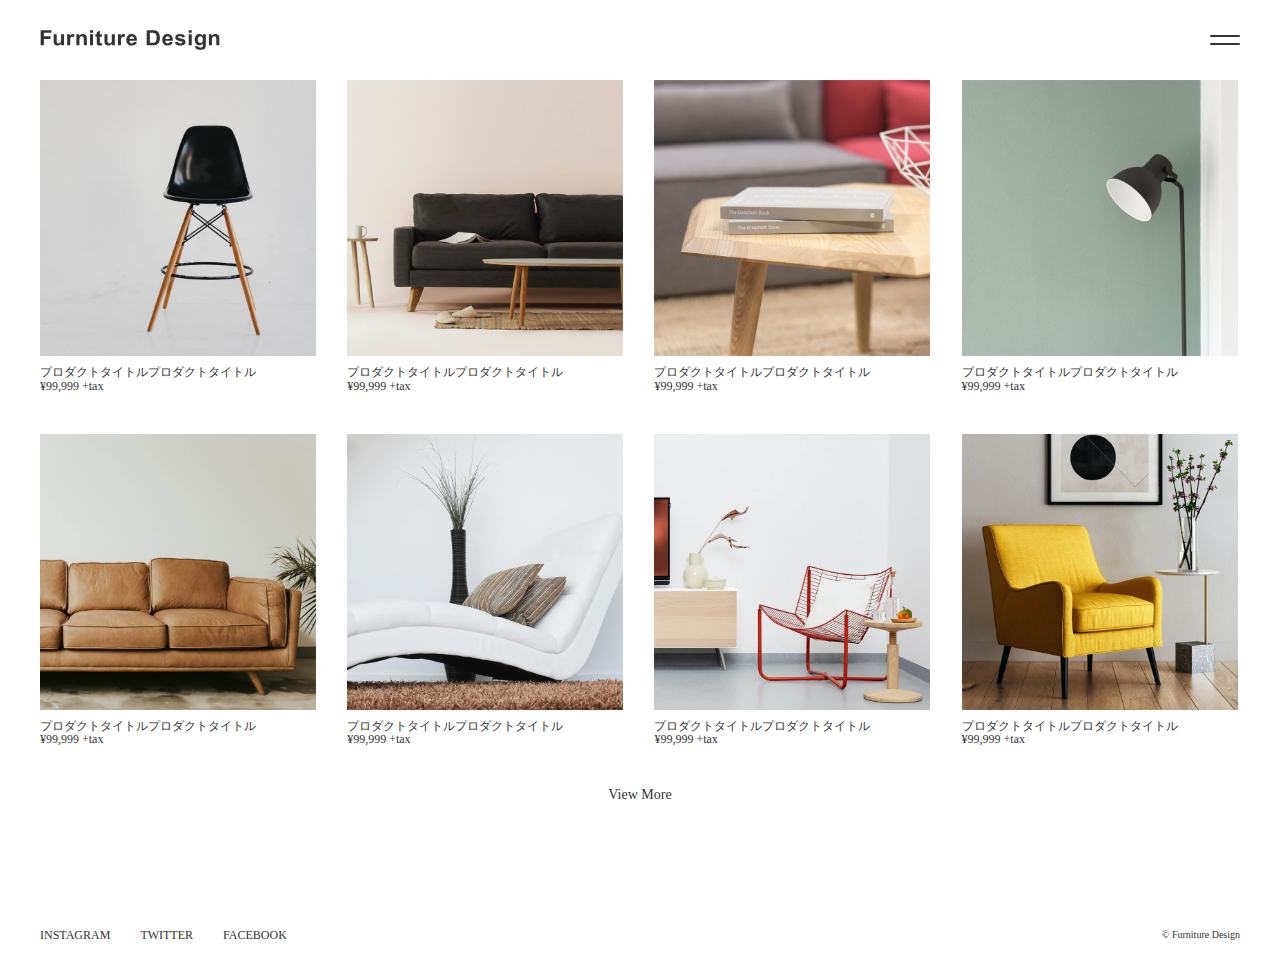
<file: index.html>
<!DOCTYPE html>
<html lang="ja">
<head>
  <meta charset="UTF-8">
  <meta http-equiv="X-UA-Compatible" content="IE=edge">
  <meta name="viewport" content="width=device-width, initial-scale=1.0">
  <title>Products | Furniture Design</title>
  <link rel="stylesheet" href="css/reset.css">
  <link rel="stylesheet" href="css/styles.css">
</head>

  <body>

    <!-- ---------------------------------
    ヘッダー
    --------------------------------- -->
    <header id="header" class="wrapper">
      <h1 class="site-title">
        <a href="index.html">
          <img src="img/logo.svg" alt="Furniture Design">
        </a>
      </h1>

      <nav id="navi">
        <ul class="nav-menu">
          <li><a href="products.html">PRODUCTS</a></li>
          <li><a href="about.html">ABOUT</a></li>
          <li><a href="company.html">COMPANY</a></li>
          <li><a href="mailto:xxxxx@xxx.xxx.com?subject=お問い合わせ">CONTACT</a></li>
        </ul>
      </nav>

      <div class="toggle_btn">
        <span></span>
        <span></span>
      </div>

      <div id="mask"></div>
    </header>
<!--     
    ---------------------------------
    メイン
    --------------------------------- -->
    <main>
      <div id="top" class="wrapper">
        <ul class="product-list">
          <li>
            <a href="">
              <img src="img/item1.jpg">
              <p>プロダクトタイトルプロダクトタイトル</p>
              <p>&yen;99,999 +tax</p>
            </a>
          </li>
          <li>
            <a href="">
              <img src="img/item2.jpg">
              <p>プロダクトタイトルプロダクトタイトル</p>
              <p>&yen;99,999 +tax</p>
            </a>
          </li>
          <li>
            <a href="">
              <img src="img/item3.jpg">
              <p>プロダクトタイトルプロダクトタイトル</p>
              <p>&yen;99,999 +tax</p>
            </a>
          </li>
          <li>
            <a href="">
              <img src="img/item4.jpg">
              <p>プロダクトタイトルプロダクトタイトル</p>
              <p>&yen;99,999 +tax</p>
            </a>
          </li>
          <li>
            <a href="">
              <img src="img/item5.jpg">
              <p>プロダクトタイトルプロダクトタイトル</p>
              <p>&yen;99,999 +tax</p>
            </a>
          </li>
          <li>
            <a href="">
              <img src="img/item6.jpg">
              <p>プロダクトタイトルプロダクトタイトル</p>
              <p>&yen;99,999 +tax</p>
            </a>
          </li>
          <li>
            <a href="">
              <img src="img/item7.jpg">
              <p>プロダクトタイトルプロダクトタイトル</p>
              <p>&yen;99,999 +tax</p>
            </a>
          </li>
          <li>
            <a href="">
              <img src="img/item8.jpg">
              <p>プロダクトタイトルプロダクトタイトル</p>
              <p>¥99,999 +tax</p>
            </a>
          </li>
        </ul>
        <a class="link-text" href="products.html">View More</a>
      </div>
    </main>
    <!-- <main>
      <div id="top" class="wrapper">
        <ul class="product-list">
          <li>
            <a href="">
              <img src="img/item1.jpg">
              <p>プロダクトタイトルプロダクトタイトル</p>
              <p>&yen;99,999 +tax</p>
            </a>
          </li>
          <li>
            <a href="">
              <img src="img/item2.jpg">
              <p>プロダクトタイトルプロダクトタイトル</p>
              <p>&yen;99,999 +tax</p>
            </a>
          </li>
          <li>
            <a href="">
              <img src="img/item3.jpg">
              <p>プロダクトタイトルプロダクトタイトル</p>
              <p>&yen;99,999 +tax</p>
            </a>
          </li>
          <li>
            <a href="">
              <img src="img/item4.jpg">
              <p>プロダクトタイトルプロダクトタイトル</p>
              <p>&yen;99,999 +tax</p>
            </a>
          </li>
          <li>
            <a href="">
              <img src="img/item5.jpg">
              <p>プロダクトタイトルプロダクトタイトル</p>
              <p>&yen;99,999 +tax</p>
            </a>
          </li>
          <li>
            <a href="">
              <img src="img/item6.jpg">
              <p>プロダクトタイトルプロダクトタイトル</p>
              <p>&yen;99,999 +tax</p>
            </a>
          </li>
          <li>
            <a href="">
              <img src="img/item7.jpg">
              <p>プロダクトタイトルプロダクトタイトル</p>
              <p>&yen;99,999 +tax</p>
            </a>
          </li>
          <li>
            <a href="">
              <img src="img/item8.jpg">
              <p>プロダクトタイトルプロダクトタイトル</p>
              <p>¥99,999 +tax</p>
            </a>
          </li>
        </ul>
        <a class="link-text" href="products.html">View More</a>
      </div>
    </main> -->

    <footer id="footer" class="wrapper">
      <ul class="menu">
        <li><a href="https://www.instagram.com/" target="_blank">INSTAGRAM</a></li>
        <li><a href="https://twitter.com/" target="_blank">TWITTER</a></li>
        <li><a href="https://www.facebook.com/" target="_blank">FACEBOOK</a></li>
      </ul>
      <p class="copyright">&copy; Furniture Design</p>
    </footer>
    <script src="js/main.js"></script>
  </body>

</html>
</file>
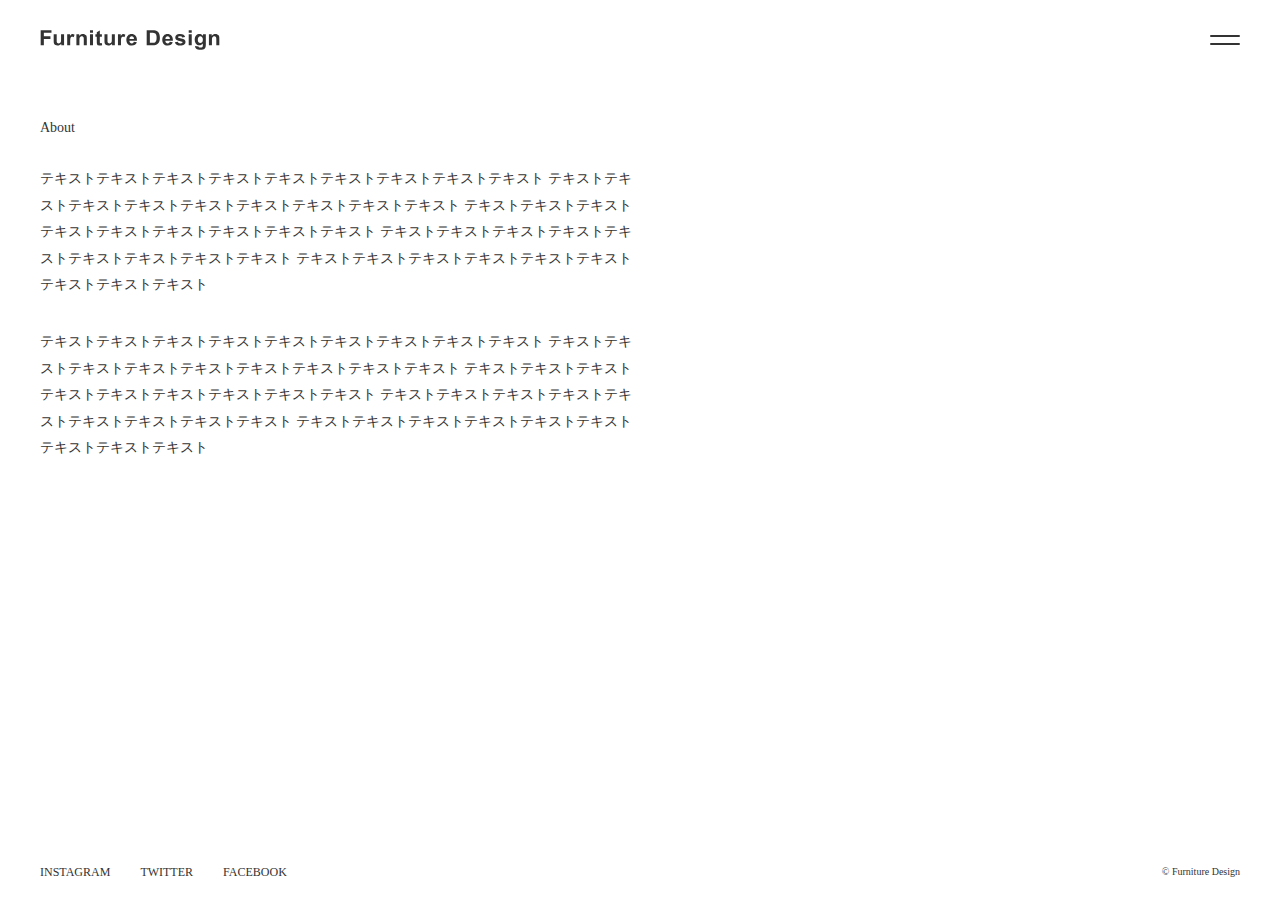
<file: about.html>
<!DOCTYPE html>
<html lang="ja">
<head>
  <meta charset="UTF-8">
  <meta http-equiv="X-UA-Compatible" content="IE=edge">
  <meta name="viewport" content="width=device-width, initial-scale=1.0">
  <title>プロダクトタイトル | Furniture Design</title>
  <link rel="stylesheet" href="css/reset.css">
  <link rel="stylesheet" href="css/styles.css">
  <!-- <script src="js/main.js"></script> -->
</head>

<body>
  
  <header id="header" class="wrapper">
    <div class="site-title">
      <a href="index.html"><img src="img/logo.svg" alt="Furniture Design"></a>
    </div>

    <nav id="navi">
      <ul class="nav-menu">
        <li><a href="products.html">PRODUCTS</a></li>
        <li><a href="about.html">ABOUT</a></li>
        <li><a href="company.html">COMPANY</a></li>
        <li><a href="mailto:xxxxx@xxx.xxx.com?subject=お問い合わせ">CONTACT</a></li>
      </ul>
    </nav>

    <div class="toggle_btn">
      <span></span>
      <span></span>
    </div>

    <div id="mask"></div>
  </header>

  <main>
    <div class="content wrapper">
      <h1 class="page-title">About</h1>
      <div id="about">
        <p>テキストテキストテキストテキストテキストテキストテキストテキストテキスト テキストテキストテキストテキストテキストテキストテキストテキストテキスト テキストテキストテキストテキストテキストテキストテキストテキストテキスト テキストテキストテキストテキストテキストテキストテキストテキストテキスト テキストテキストテキストテキストテキストテキストテキストテキストテキスト</p>
        <p>テキストテキストテキストテキストテキストテキストテキストテキストテキスト テキストテキストテキストテキストテキストテキストテキストテキストテキスト テキストテキストテキストテキストテキストテキストテキストテキストテキスト テキストテキストテキストテキストテキストテキストテキストテキストテキスト テキストテキストテキストテキストテキストテキストテキストテキストテキスト</p>
      </div>
    </div>
  </main>

  <footer id="footer" class="wrapper">
    <ul class="menu">
      <li><a href="https://www.instagram.com/" target="_blank">INSTAGRAM</a></li>
      <li><a href="https://twitter.com/" target="_blank">TWITTER</a></li>
      <li><a href="https://www.facebook.com/" target="_blank">FACEBOOK</a></li>
    </ul>
    <p class="copyright">&copy; Furniture Design</p>
  </footer>
  
  <script src="js/main.js"></script>
  
</body>
</html>
</file>
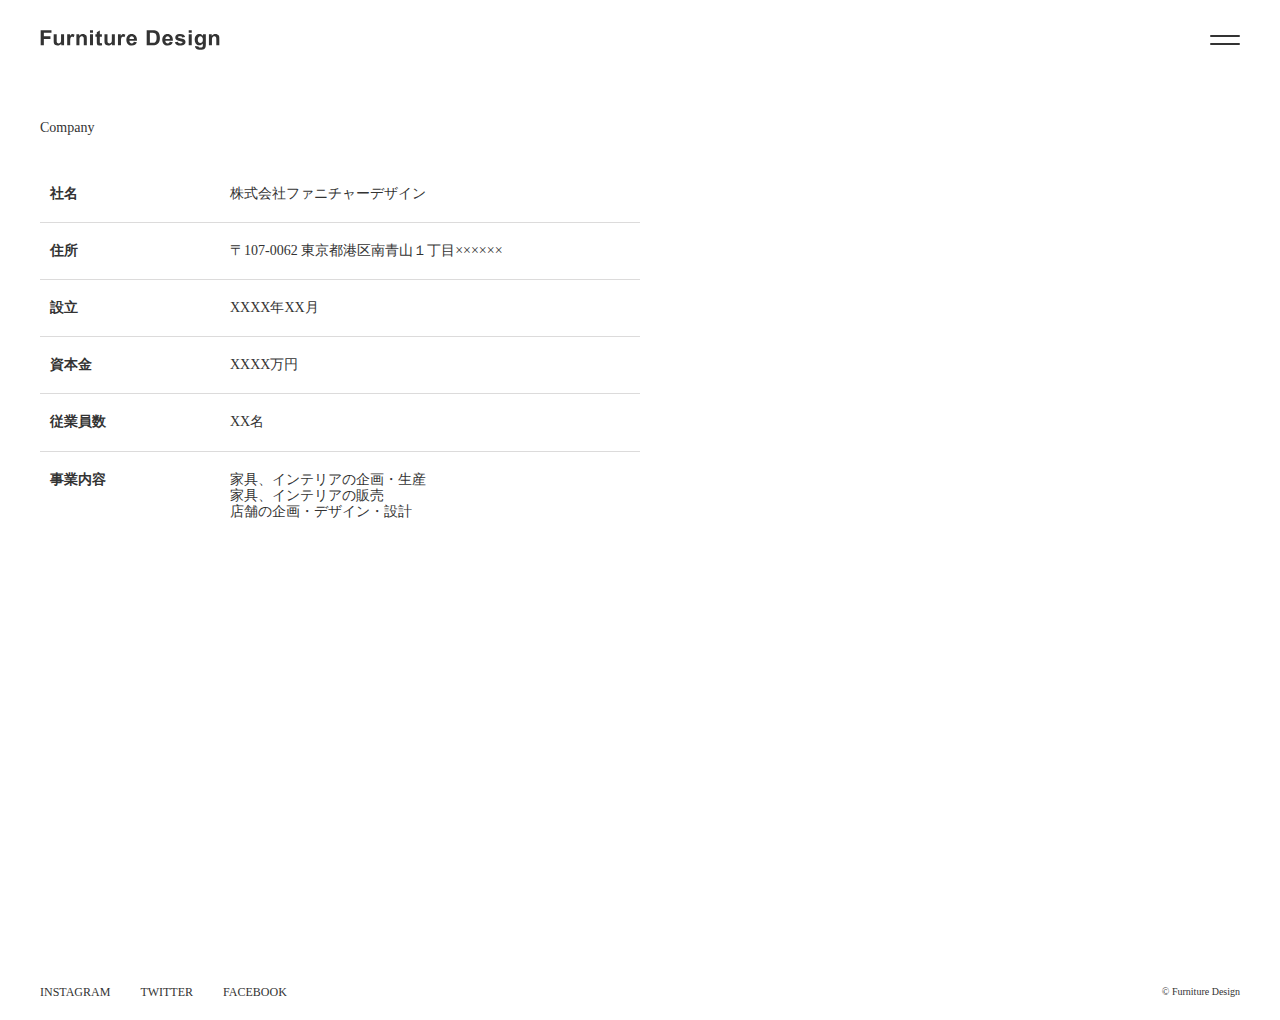
<file: company.html>
<!DOCTYPE html>
<html lang="ja">
<head>
  <meta charset="UTF-8">
  <meta http-equiv="X-UA-Compatible" content="IE=edge">
  <meta name="viewport" content="width=device-width, initial-scale=1.0">
  <title>Company | Furniture Design</title>
  <link rel="stylesheet" href="css/reset.css">
  <link rel="stylesheet" href="css/styles.css">
  <!-- <script src="js/main.js"></script> -->
</head>

<body>
  
  <header id="header" class="wrapper">
    <div class="site-title">
      <a href="index.html"><img src="img/logo.svg" alt="Furniture Design"></a>
    </div>

    <nav id="navi">
      <ul class="nav-menu">
        <li><a href="products.html">PRODUCTS</a></li>
        <li><a href="about.html">ABOUT</a></li>
        <li><a href="company.html">COMPANY</a></li>
        <li><a href="mailto:xxxxx@xxx.xxx.com?subject=お問い合わせ">CONTACT</a></li>
      </ul>
    </nav>

    <div class="toggle_btn">
      <span></span>
      <span></span>
    </div>

    <div id="mask"></div>
  </header>

  <main>
    <div class="content wrapper">
      <h1 class="page-title">Company</h1>
      <div id="company">
        <dl>
          <dt>社名</dt>
          <dd>株式会社ファニチャーデザイン</dd>
          <dt>住所</dt>
          <dd>〒107-0062 東京都港区南青山１丁目××××××</dd>
          <dt>設立</dt>
          <dd>XXXX年XX月</dd>
          <dt>資本金</dt>
          <dd>XXXX万円</dd>
          <dt>従業員数</dt>
          <dd>XX名</dd>
          <dt>事業内容</dt>
          <dd>
            家具、インテリアの企画・生産
            <br>
            家具、インテリアの販売
            <br>
            店舗の企画・デザイン・設計
          </dd>
        </dl>
        <div class="map">
          <iframe src="https://www.google.com/maps/embed?pb=!1m18!1m12!1m3!1d6482.582527331287!2d139.72124870354327!3d35.66982958720219!2m3!1f0!2f0!3f0!3m2!1i1024!2i768!4f13.1!3m3!1m2!1s0x60188c820ac932eb%3A0xc68079dd10afd971!2z44CSMTA3LTAwNjIg5p2x5Lqs6YO95riv5Yy65Y2X6Z2S5bGx77yR5LiB55uu!5e0!3m2!1sja!2sjp!4v1665844757708!5m2!1sja!2sjp" width="600" height="450" style="border:0;" allowfullscreen="" loading="lazy" referrerpolicy="no-referrer-when-downgrade"></iframe>
        </div>
      </div>
    </div>
  </main>

  <footer id="footer" class="wrapper">
    <ul class="menu">
      <li><a href="https://www.instagram.com/" target="_blank">INSTAGRAM</a></li>
      <li><a href="https://twitter.com/" target="_blank">TWITTER</a></li>
      <li><a href="https://www.facebook.com/" target="_blank">FACEBOOK</a></li>
    </ul>
    <p class="copyright">&copy; Furniture Design</p>
  </footer>
  
  <script src="js/main.js"></script>
  
</body>
</html>
</file>
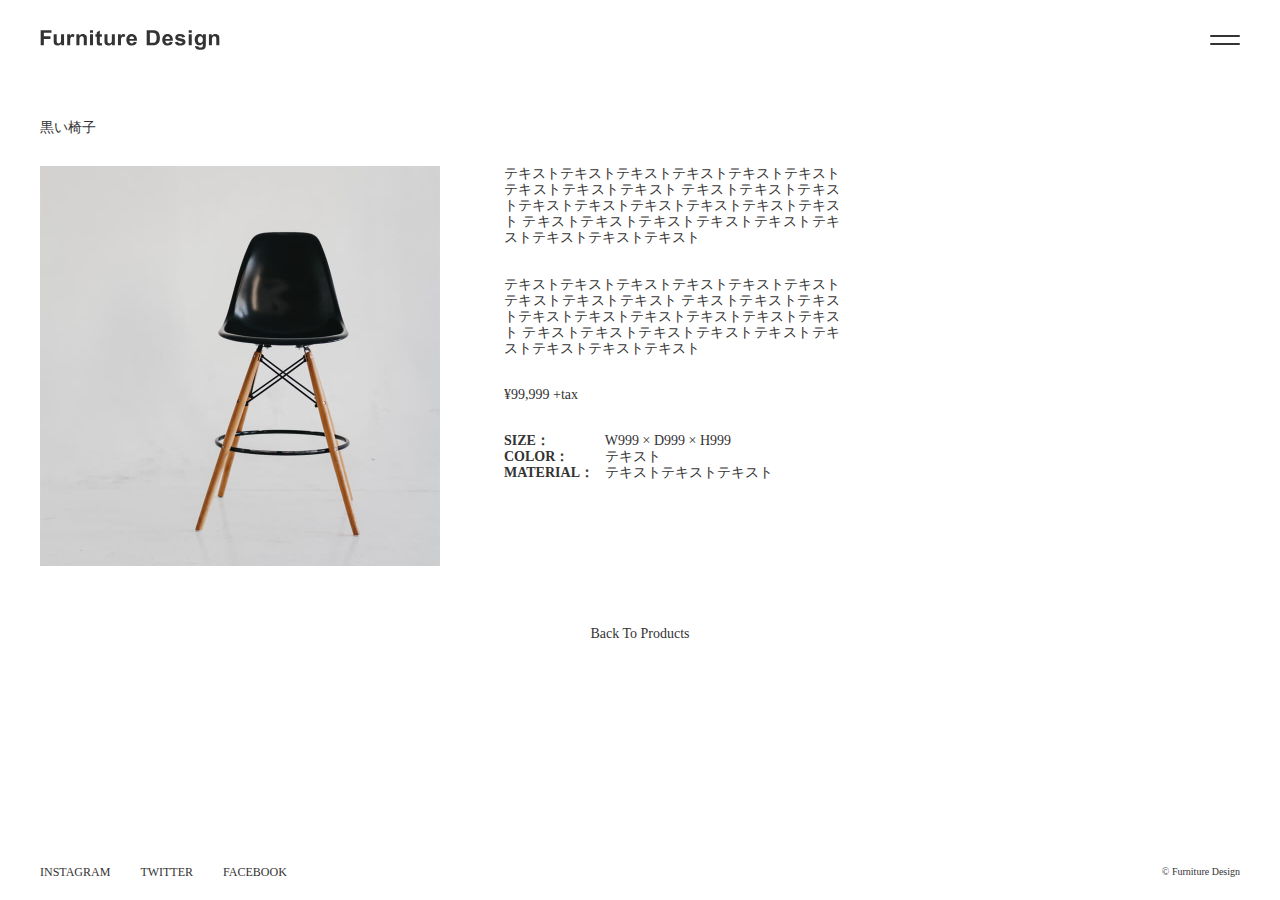
<file: item1.html>
<!DOCTYPE html>
<html lang="ja">
<head>
  <meta charset="UTF-8">
  <meta http-equiv="X-UA-Compatible" content="IE=edge">
  <meta name="viewport" content="width=device-width, initial-scale=1.0">
  <title>黒い椅子 | Furniture Design</title>
  <link rel="stylesheet" href="css/reset.css">
  <link rel="stylesheet" href="css/styles.css">
  <!-- <script src="js/main.js"></script> -->
</head>

<body>
  
  <header id="header" class="wrapper">
    <div class="site-title">
      <a href="index.html"><img src="img/logo.svg" alt="Furniture Design"></a>
    </div>

    <nav id="navi">
      <ul class="nav-menu">
        <li><a href="products.html">PRODUCTS</a></li>
        <li><a href="about.html">ABOUT</a></li>
        <li><a href="company.html">COMPANY</a></li>
        <li><a href="mailto:xxxxx@xxx.xxx.com?subject=お問い合わせ">CONTACT</a></li>
      </ul>
    </nav>

    <div class="toggle_btn">
      <span></span>
      <span></span>
    </div>

    <div id="mask"></div>
  </header>

  <main>
    <div class="content wrapper">
      <h1 class="page-title">黒い椅子</h1>
      <div id="item">
        <div class="item-img">
          <img src="img/item1.jpg" alt="">
        </div>
        <div class="item-text">
          <p>テキストテキストテキストテキストテキストテキストテキストテキストテキスト テキストテキストテキストテキストテキストテキストテキストテキストテキスト テキストテキストテキストテキストテキストテキストテキストテキストテキスト</p>
          <p>テキストテキストテキストテキストテキストテキストテキストテキストテキスト テキストテキストテキストテキストテキストテキストテキストテキストテキスト テキストテキストテキストテキストテキストテキストテキストテキストテキスト</p>
          <p>¥99,999 +tax</p>
          <dl>
            <dt>SIZE：</dt>
            <dd>W999 × D999 × H999</dd>
            <dt>COLOR：</dt>
            <dd>テキスト</dd>
            <dt>MATERIAL：</dt>
            <dd>テキストテキストテキスト</dd>
          </dl>
        </div>
      </div>
      <a class="link-text" href="products.html">Back To Products</a>
    </div>
  </main>

  <footer id="footer" class="wrapper">
    <ul class="menu">
      <li><a href="https://www.instagram.com/" target="_blank">INSTAGRAM</a></li>
      <li><a href="https://twitter.com/" target="_blank">TWITTER</a></li>
      <li><a href="https://www.facebook.com/" target="_blank">FACEBOOK</a></li>
    </ul>
    <p class="copyright">&copy; Furniture Design</p>
  </footer>
  
  <script src="js/main.js"></script>
  
</body>
</html>
</file>
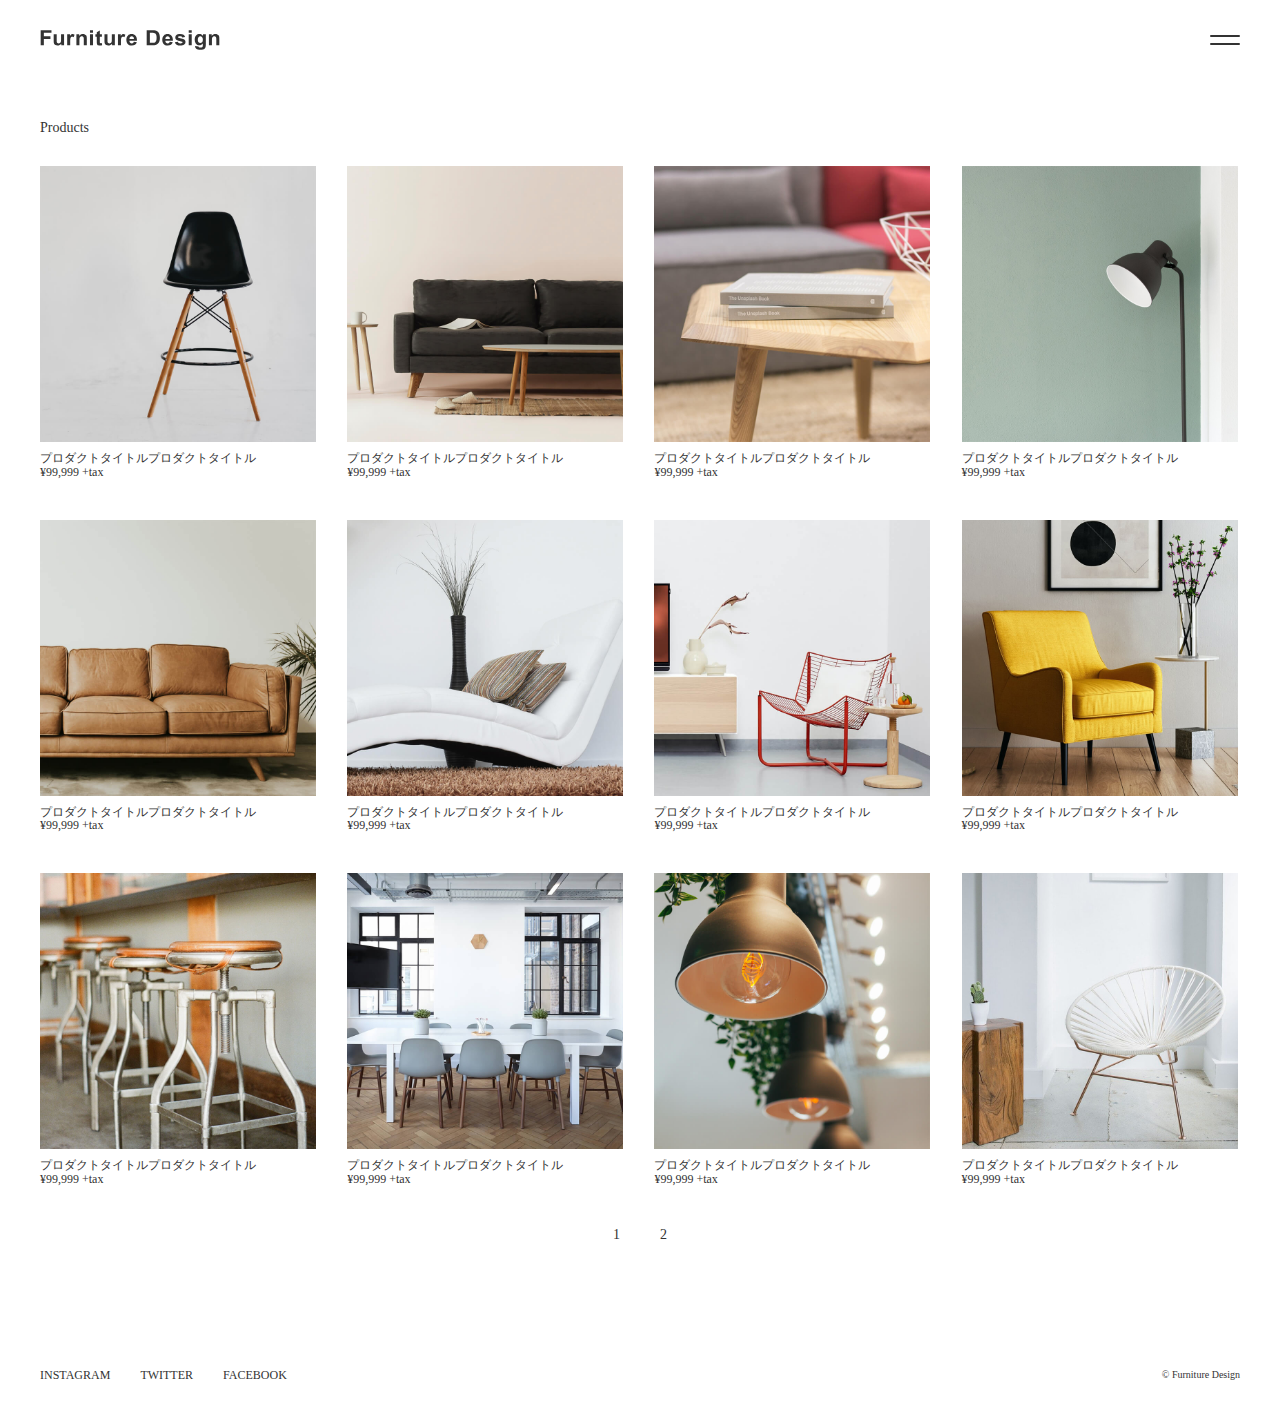
<file: products.html>
<!DOCTYPE html>
<html lang="ja">
<head>
  <meta charset="UTF-8">
  <meta http-equiv="X-UA-Compatible" content="IE=edge">
  <meta name="viewport" content="width=device-width, initial-scale=1.0">
  <title>プロダクトタイトル | Furniture Design</title>
  <link rel="stylesheet" href="css/reset.css">
  <link rel="stylesheet" href="css/styles.css">
  <!-- <script src="js/main.js"></script> -->
</head>

<body>
  
  <header id="header" class="wrapper">
    <div class="site-title">
      <a href="index.html"><img src="img/logo.svg" alt="Furniture Design"></a>
    </div>

    <nav id="navi">
      <ul class="nav-menu">
        <li><a href="products.html">PRODUCTS</a></li>
        <li><a href="about.html">ABOUT</a></li>
        <li><a href="company.html">COMPANY</a></li>
        <li><a href="mailto:xxxxx@xxx.xxx.com?subject=お問い合わせ">CONTACT</a></li>
      </ul>
    </nav>

    <div class="toggle_btn">
      <span></span>
      <span></span>
    </div>

    <div id="mask"></div>
  </header>

  <main>
    <div class="content wrapper">
      <h1 class="page-title">Products</h1>
      <ul class="product-list">
        <li>
          <a href="item1.html">
            <img src="img/item1.jpg">
            <p>プロダクトタイトルプロダクトタイトル</p>
            <p>&yen;99,999 +tax</p>
          </a>
        </li>
        <li>
          <a href="item2.html">
            <img src="img/item2.jpg">
            <p>プロダクトタイトルプロダクトタイトル</p>
            <p>&yen;99,999 +tax</p>
          </a>
        </li>
        <li>
          <a href="item3.html">
            <img src="img/item3.jpg">
            <p>プロダクトタイトルプロダクトタイトル</p>
            <p>&yen;99,999 +tax</p>
          </a>
        </li>
        <li>
          <a href="item4.html">
            <img src="img/item4.jpg">
            <p>プロダクトタイトルプロダクトタイトル</p>
            <p>&yen;99,999 +tax</p>
          </a>
        </li>
        <li>
          <a href="item5.html">
            <img src="img/item5.jpg">
            <p>プロダクトタイトルプロダクトタイトル</p>
            <p>&yen;99,999 +tax</p>
          </a>
        </li>
        <li>
          <a href="item6.html">
            <img src="img/item6.jpg">
            <p>プロダクトタイトルプロダクトタイトル</p>
            <p>&yen;99,999 +tax</p>
          </a>
        </li>
        <li>
          <a href="item7.html">
            <img src="img/item7.jpg">
            <p>プロダクトタイトルプロダクトタイトル</p>
            <p>&yen;99,999 +tax</p>
          </a>
        </li>
        <li>
          <a href="item8.html">
            <img src="img/item8.jpg">
            <p>プロダクトタイトルプロダクトタイトル</p>
            <p>¥99,999 +tax</p>
          </a>
        </li>
        <li>
          <a href="item9.html">
            <img src="img/item9.jpg">
            <p>プロダクトタイトルプロダクトタイトル</p>
            <p>¥99,999 +tax</p>
          </a>
        </li>
        <li>
          <a href="item10.html">
            <img src="img/item10.jpg">
            <p>プロダクトタイトルプロダクトタイトル</p>
            <p>¥99,999 +tax</p>
          </a>
        </li>
        <li>
          <a href="item11.html">
            <img src="img/item11.jpg">
            <p>プロダクトタイトルプロダクトタイトル</p>
            <p>¥99,999 +tax</p>
          </a>
        </li>
        <li>
          <a href="item12.html">
            <img src="img/item12.jpg">
            <p>プロダクトタイトルプロダクトタイトル</p>
            <p>¥99,999 +tax</p>
          </a>
        </li>
      </ul>

      <ul class="pagination">
        <li>1</li>
        <li><a href="products2.html">2</a></li>
      </ul>
    </div>
  </main>

  <footer id="footer" class="wrapper">
    <ul class="menu">
      <li><a href="https://www.instagram.com/" target="_blank">INSTAGRAM</a></li>
      <li><a href="https://twitter.com/" target="_blank">TWITTER</a></li>
      <li><a href="https://www.facebook.com/" target="_blank">FACEBOOK</a></li>
    </ul>
    <p class="copyright">&copy; Furniture Design</p>
  </footer>
  
  <script src="js/main.js"></script>
  
</body>
</html>
</file>
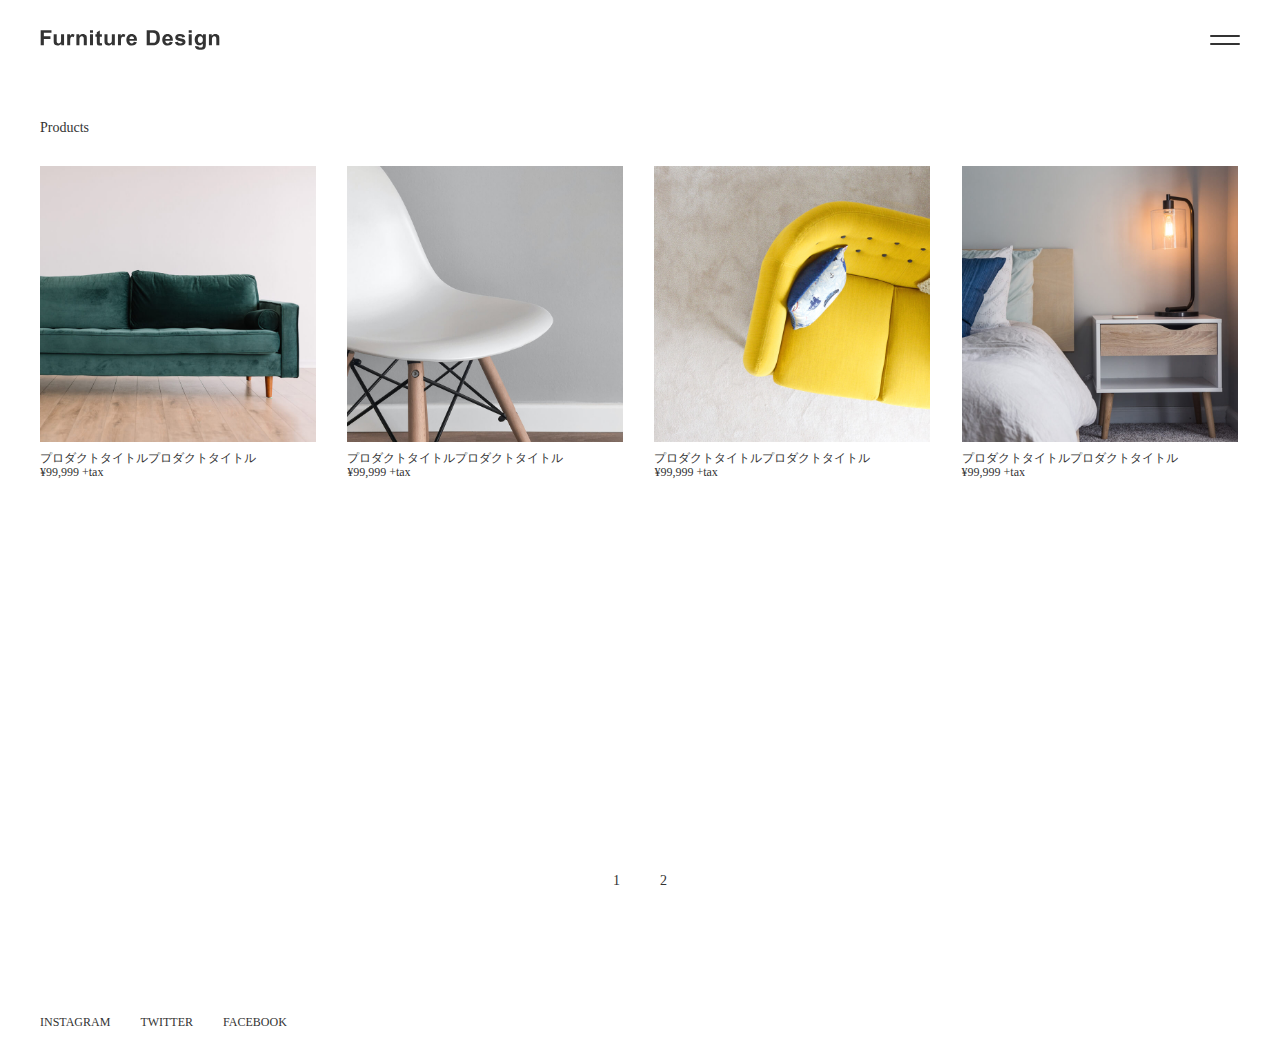
<file: products2.html>
<!DOCTYPE html>
<html lang="ja">
<head>
  <meta charset="UTF-8">
  <meta http-equiv="X-UA-Compatible" content="IE=edge">
  <meta name="viewport" content="width=device-width, initial-scale=1.0">
  <title>プロダクトタイトル | Furniture Design</title>
  <link rel="stylesheet" href="css/reset.css">
  <link rel="stylesheet" href="css/styles.css">
  <!-- <script src="js/main.js"></script> -->
</head>

<body>
  
  <header id="header" class="wrapper">
    <div class="site-title">
      <a href="index.html"><img src="img/logo.svg" alt="Furniture Design"></a>
    </div>

    <nav id="navi">
      <ul class="nav-menu">
        <li><a href="products.html">PRODUCTS</a></li>
        <li><a href="about.html">ABOUT</a></li>
        <li><a href="company.html">COMPANY</a></li>
        <li><a href="mailto:xxxxx@xxx.xxx.com?subject=お問い合わせ">CONTACT</a></li>
      </ul>
    </nav>

    <div class="toggle_btn">
      <span></span>
      <span></span>
    </div>

    <div id="mask"></div>
  </header>

  <main>
    <div class="content wrapper">
      <h1 class="page-title">Products</h1>
      <ul class="product-list">
        <li>
          <a href="item13.html">
            <img src="img/item13.jpg">
            <p>プロダクトタイトルプロダクトタイトル</p>
            <p>&yen;99,999 +tax</p>
          </a>
        </li>
        <li>
          <a href="item14.html">
            <img src="img/item14.jpg">
            <p>プロダクトタイトルプロダクトタイトル</p>
            <p>&yen;99,999 +tax</p>
          </a>
        </li>
        <li>
          <a href="item15.html">
            <img src="img/item15.jpg">
            <p>プロダクトタイトルプロダクトタイトル</p>
            <p>&yen;99,999 +tax</p>
          </a>
        </li>
        <li>
          <a href="item16.html">
            <img src="img/item16.jpg">
            <p>プロダクトタイトルプロダクトタイトル</p>
            <p>&yen;99,999 +tax</p>
          </a>
        </li>
      </ul>
      <ul class="pagination">
        <li>
          <a href="products.html">1</a>
        </li>
        <li>2</li>
      </ul>
    </div>
  </main>

  <footer id="footer" class="wrapper">
    <ul class="menu">
      <li><a href="https://www.instagram.com/" target="_blank">INSTAGRAM</a></li>
      <li><a href="https://twitter.com/" target="_blank">TWITTER</a></li>
      <li><a href="https://www.facebook.com/" target="_blank">FACEBOOK</a></li>
    </ul>
  </footer>
  
  <script src="js/main.js"></script>
  
</body>
</html>
</file>
<file: css/styles.css>
@charset "UTF-8";
html {
  font-size: 100%;
}

body {
  color: #333;
  font-size: 0.875rem;
  min-height: 100vh;
  position: relative;
}

a {
  color: #333;
  text-decoration: none;
  transition: all 0.5s;
}

a:hover {
  opacity: 0.7;
}

img {
  max-width: 100%;
}

li {
  list-style: none;
}

/*
コンテンツ幅を設定するための共通クラス
// // */
.wrapper {
  width: 100%;
  max-width: 1360px;
  margin: 0 auto;
  padding: 0 40px;
}

.content {
  padding-top: 120px;
  padding-bottom: 160px;
}

.site-title a {
  width: 180px;
  display: block;
  line-height: 1px;
}

.page-title {
  font-size: 0.875rem;
  font-weight: normal;
  margin-bottom: 30px;
}

#header {
  width: 100%;
  height: 80px;
  background-color: #fff;
  display: flex;
  align-items: center;
  justify-content: space-between;
  position: fixed;
  left: 0;
  right: 0;
  z-index: 10;
}

#navi {
  position: fixed;
  top: 0;
  left: -300px;
  width: 300px;
  color: #fff;
  padding: 36px 50px;
  transition: all 0.5s;
  z-index: 20;
  opacity: 0;
}
#navi a {
  color: #fff;
}
#navi li {
  margin-bottom: 14px;
}

.show #navi {
  left: 0;
  opacity: 1;
}

.toggle_btn {
  width: 30px;
  height: 30px;
  position: relative;
  transition: all 0.5s;
  cursor: pointer;
  z-index: 20;
}

.toggle_btn span {
  display: block;
  position: absolute;
  width: 30px;
  height: 2px;
  background-color: #333;
  border-radius: 4px;
  transition: all 0.5s;
}

.toggle_btn span:nth-child(1) {
  top: 10px;
}

.toggle_btn span:nth-child(2) {
  bottom: 10px;
}

.show .toggle_btn span {
  background-color: #fff;
}

.show .toggle_btn span:nth-child(1) {
  transform: translateY(4px) rotate(-45deg);
}

/*
// 2本目の線を45度回転
// */
.show .toggle_btn span:nth-child(2) {
  transform: translateY(-4px) rotate(45deg);
}

#mask {
  display: none;
  transition: all 0.5s;
}

.show #mask {
  display: block;
  position: fixed;
  top: 0;
  left: 0;
  width: 100%;
  height: 100%;
  background: #000;
  opacity: 0.8;
  z-index: 10;
  cursor: pointer;
}

#top {
  padding-top: 80px;
  padding-bottom: 160px;
}

.product-list {
  display: grid;
  grid-template-columns: 23% 23% 23% 23%;
  grid-template-rows: 1fr 1fr;
  gap: 0% 2.6%;
}
.product-list li {
  margin-bottom: 40px;
}
.product-list img {
  margin-bottom: 10px;
  vertical-align: top;
}
.product-list p {
  font-size: 0.75rem;
}

.link-text {
  display: block;
  text-align: center;
  padding-top: 40;
}

.pagination {
  display: flex;
  justify-content: center;
}
.pagination li {
  padding: 0 20px;
}

#item {
  max-width: 800px;
  display: flex;
  justify-content: space-between;
  margin-bottom: 60px;
}
#item .item-img {
  width: 50%;
}
#item .item-text {
  width: 42%;
}
#item .item-text p {
  margin-bottom: 30px;
  text-align: justify;
}
#item .item-text dl {
  display: flex;
  flex-wrap: wrap;
}
#item .item-text dl dt {
  width: 30%;
}
#item .item-text dl dd {
  width: 70%;
}

#about {
  max-width: 600px;
}
#about p {
  line-height: 1.9;
  margin-bottom: 30px;
}

#company {
  max-width: 600px;
}
#company dl {
  display: flex;
  flex-wrap: wrap;
  margin-bottom: 20px;
}
#company dt {
  width: 30%;
  border-bottom: 1px solid #dcdbdb;
  padding: 20px 10px;
}
#company dd {
  width: 70%;
  border-bottom: 1px solid #dcdbdb;
  padding: 20px 10px;
}
#company dt:last-of-type {
  border-bottom: none;
}
#company dd:last-of-type {
  border-bottom: none;
}
#company .map {
  filter: grayscale(1);
}
#company .map iframe {
  width: 100%;
  height: 300px;
  border: 0;
}

#footer {
  display: flex;
  justify-content: space-between;
  position: absolute;
  bottom: 20px;
  left: 0;
  right: 0;
  padding-top: 60px;
}
#footer .menu {
  display: flex;
}
#footer .menu li {
  font-size: 0.75rem;
  margin-right: 30px;
}
#footer .copyright {
  font-size: 0.625rem;
}

@media screen and (max-width: 900px) {
  .product-list {
    display: grid;
    grid-template-columns: 47% 47% ;
    gap: 0% 2.6%;
  }
}/*# sourceMappingURL=styles.css.map */
</file>
